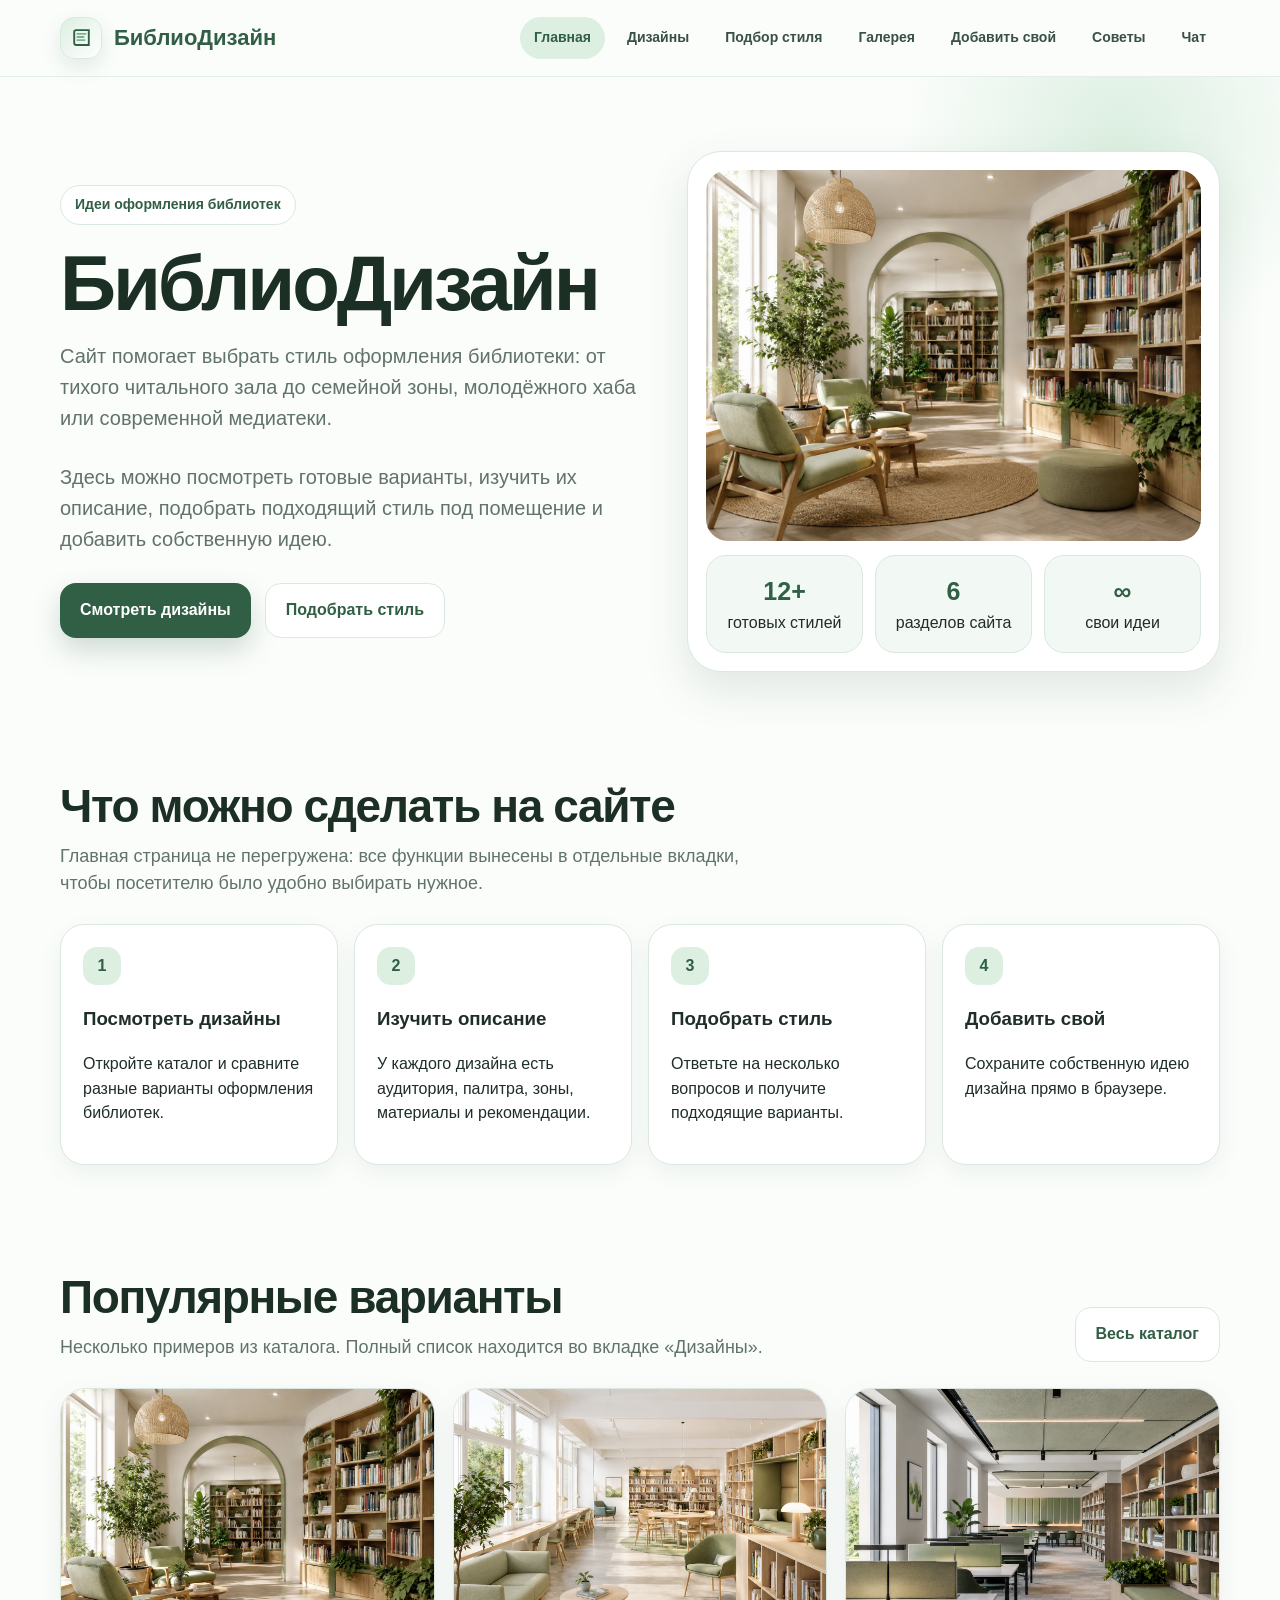
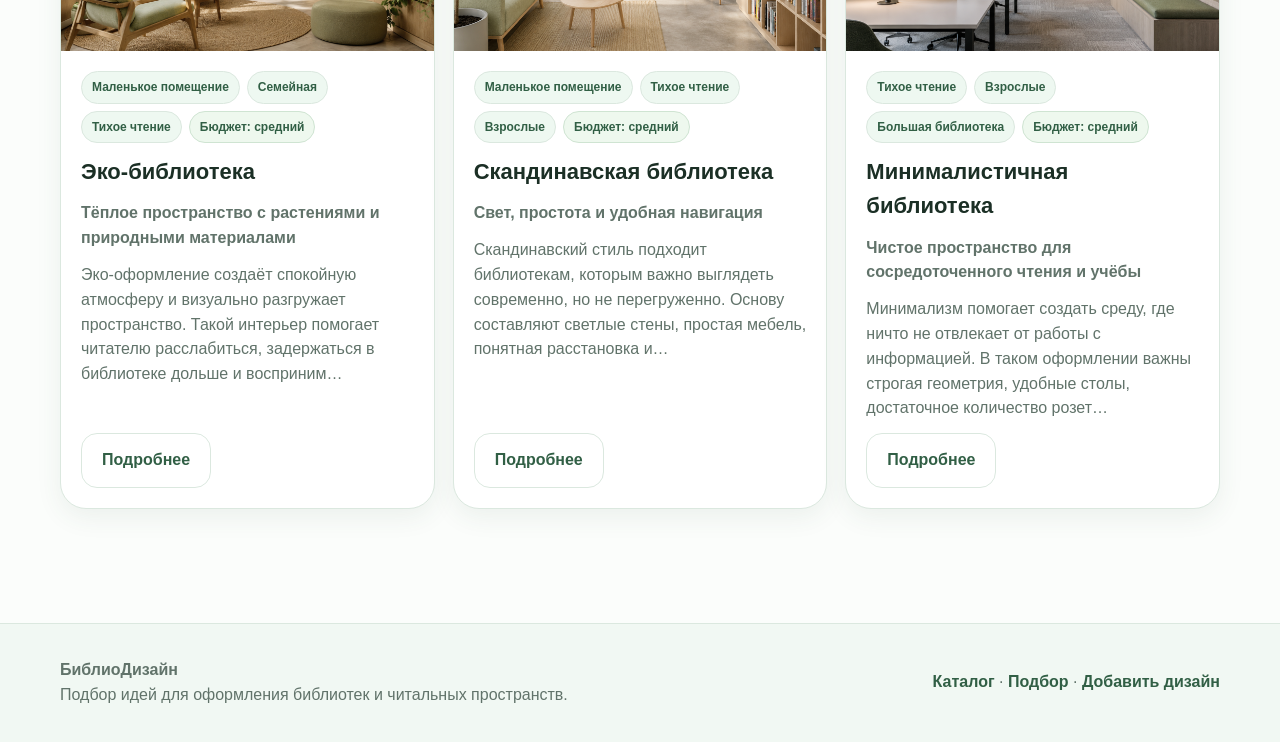
<file: index.html>
<!doctype html><html lang="ru"><head><meta charset="utf-8"><meta name="viewport" content="width=device-width, initial-scale=1"><title>БиблиоДизайн — идеи оформления библиотек</title><meta name="description" content="Сайт для подбора дизайна и оформления библиотечного пространства."><link rel="stylesheet" href="css/styles.css"></head>
<body data-page="home"><header class="topbar">
  <div class="wrapper nav">
    <a class="logo" href="index.html" aria-label="БиблиоДизайн">
      <span class="logo-mark"><svg viewBox="0 0 24 24" fill="none" aria-hidden="true"><path d="M5 5.8c0-1 .8-1.8 1.8-1.8H19v14.2H6.8A1.8 1.8 0 0 1 5 16.4V5.8Z" stroke="#315f45" stroke-width="1.8"/><path d="M8 7.5h8M8 10.5h6M8 13.5h7" stroke="#7fb48b" stroke-width="1.8" stroke-linecap="round"/></svg></span>
      <span>БиблиоДизайн</span>
    </a>
    <button class="mobile-toggle" type="button">Меню</button>
    <nav class="menu" aria-label="Главное меню">
      <a data-nav="home" href="index.html">Главная</a>
      <a data-nav="designs" href="designs.html">Дизайны</a>
      <a data-nav="constructor" href="constructor.html">Подбор стиля</a>
      <a data-nav="gallery" href="gallery.html">Галерея</a>
      <a data-nav="add" href="add.html">Добавить свой</a>
      <a data-nav="guide" href="guide.html">Советы</a>
      <a data-nav="chat" href="chat.html">Чат</a>
    </nav>
  </div>
</header>
<main>
  <section class="hero">
    <div class="wrapper hero-grid">
      <div>
        <span class="eyebrow">Идеи оформления библиотек</span>
        <h1>БиблиоДизайн</h1>
        <p class="lead">Сайт помогает выбрать стиль оформления библиотеки: от тихого читального зала до семейной зоны, молодёжного хаба или современной медиатеки.</p>
        <p class="lead">Здесь можно посмотреть готовые варианты, изучить их описание, подобрать подходящий стиль под помещение и добавить собственную идею.</p>
        <div class="hero-actions">
          <a class="btn" href="designs.html">Смотреть дизайны</a>
          <a class="btn secondary" href="constructor.html">Подобрать стиль</a>
        </div>
      </div>
      <div class="hero-card">
        <img src="images/eco-reading.png" alt="Интерьер современной библиотеки">
        <div class="stats">
          <div class="stat"><strong>12+</strong>готовых стилей</div>
          <div class="stat"><strong>6</strong>разделов сайта</div>
          <div class="stat"><strong>∞</strong>свои идеи</div>
        </div>
      </div>
    </div>
  </section>
  <section class="section">
    <div class="wrapper">
      <div class="section-head"><div><h2>Что можно сделать на сайте</h2><p class="section-text">Главная страница не перегружена: все функции вынесены в отдельные вкладки, чтобы посетителю было удобно выбирать нужное.</p></div></div>
      <div class="steps">
        <div class="step"><div class="step-num">1</div><h3>Посмотреть дизайны</h3><p>Откройте каталог и сравните разные варианты оформления библиотек.</p></div>
        <div class="step"><div class="step-num">2</div><h3>Изучить описание</h3><p>У каждого дизайна есть аудитория, палитра, зоны, материалы и рекомендации.</p></div>
        <div class="step"><div class="step-num">3</div><h3>Подобрать стиль</h3><p>Ответьте на несколько вопросов и получите подходящие варианты.</p></div>
        <div class="step"><div class="step-num">4</div><h3>Добавить свой</h3><p>Сохраните собственную идею дизайна прямо в браузере.</p></div>
      </div>
    </div>
  </section>
  <section class="section">
    <div class="wrapper">
      <div class="section-head"><div><h2>Популярные варианты</h2><p class="section-text">Несколько примеров из каталога. Полный список находится во вкладке «Дизайны».</p></div><a class="btn secondary" href="designs.html">Весь каталог</a></div>
      <div class="cards" id="featuredGrid"></div>
    </div>
  </section>
</main><footer class="footer"><div class="wrapper footer-grid"><div><b>БиблиоДизайн</b><br>Подбор идей для оформления библиотек и читальных пространств.</div><div><a href="designs.html">Каталог</a> · <a href="constructor.html">Подбор</a> · <a href="add.html">Добавить дизайн</a></div></div></footer><div class="toast"></div><script src="js/data.js"></script><script src="js/app.js"></script></body></html>
</file>
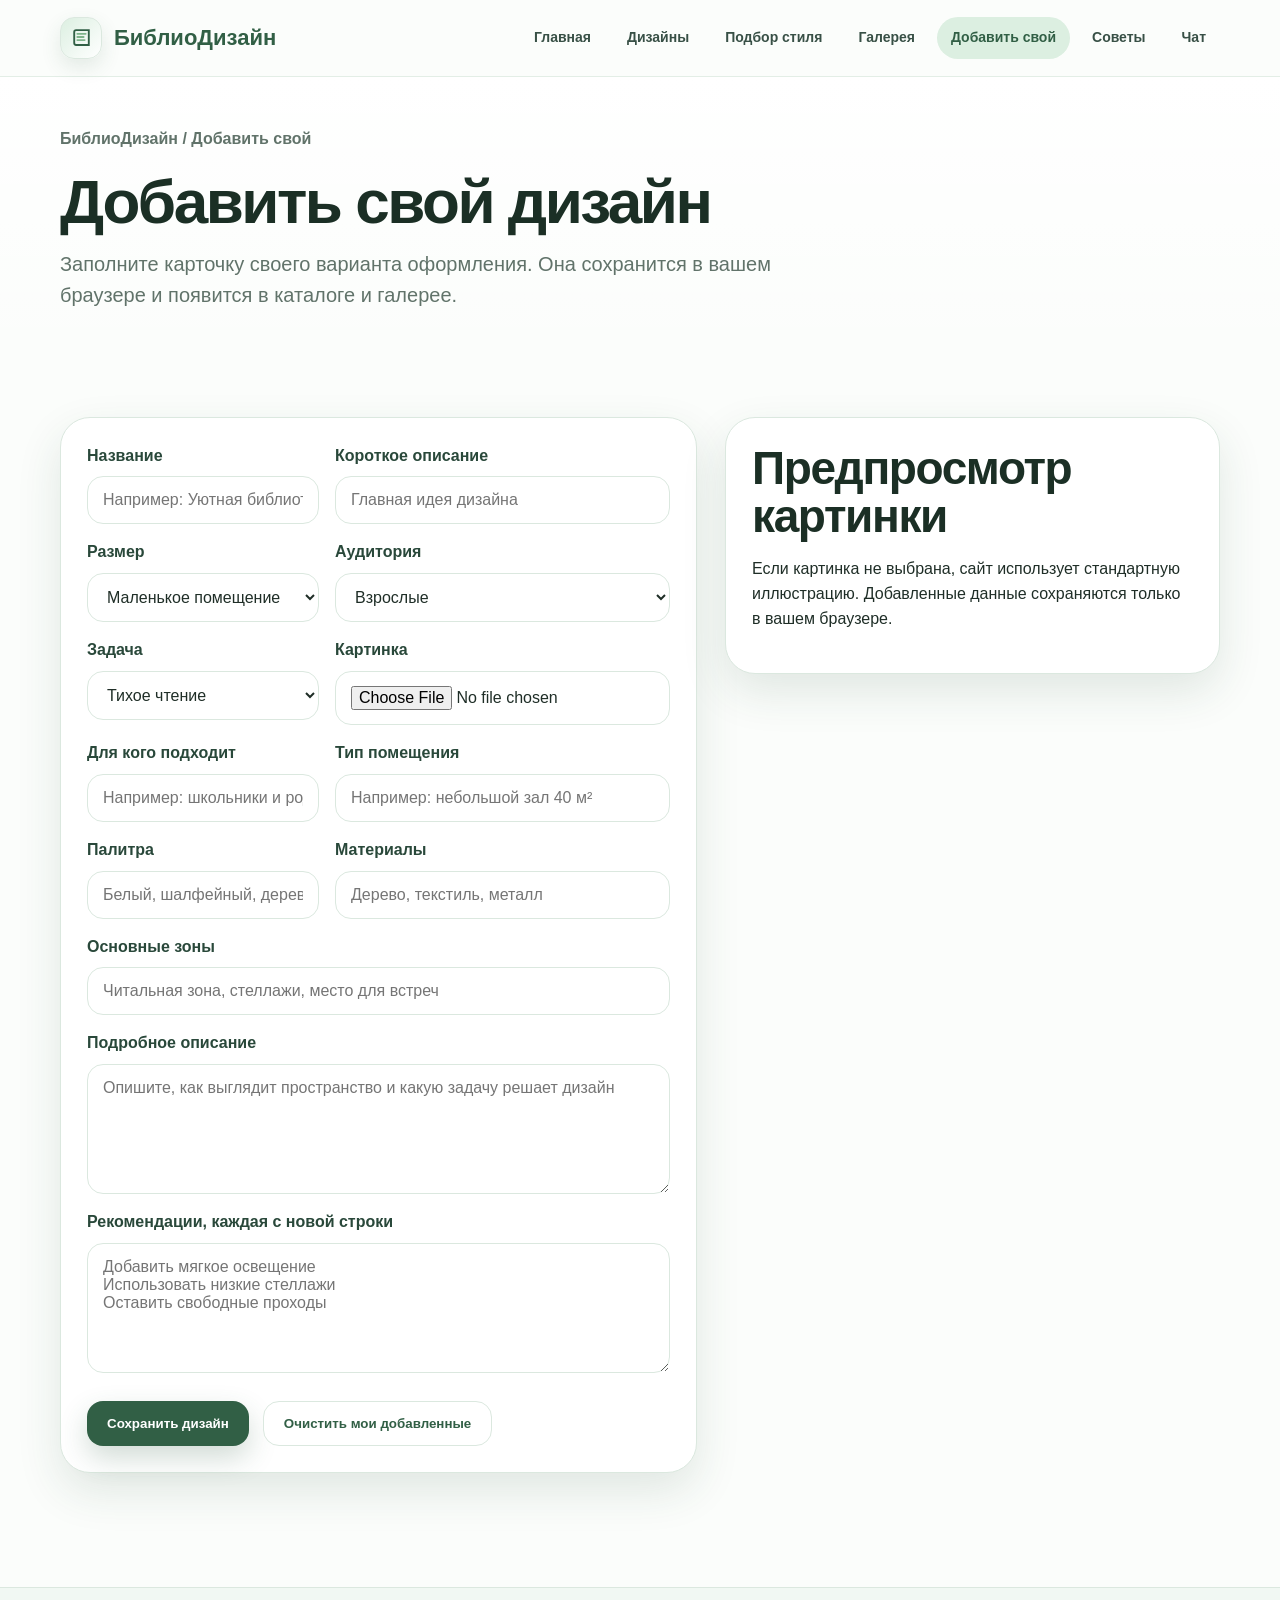
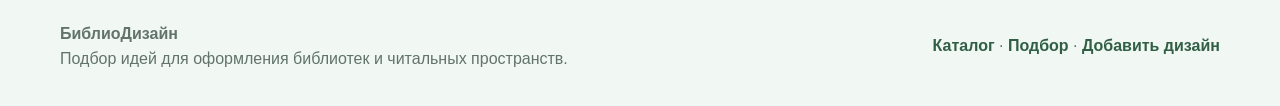
<file: add.html>
<!doctype html><html lang="ru"><head><meta charset="utf-8"><meta name="viewport" content="width=device-width, initial-scale=1"><title>Добавить свой дизайн — БиблиоДизайн</title><meta name="description" content="Форма добавления собственного варианта дизайна библиотеки."><link rel="stylesheet" href="css/styles.css"></head>
<body data-page="add"><header class="topbar">
  <div class="wrapper nav">
    <a class="logo" href="index.html" aria-label="БиблиоДизайн">
      <span class="logo-mark"><svg viewBox="0 0 24 24" fill="none" aria-hidden="true"><path d="M5 5.8c0-1 .8-1.8 1.8-1.8H19v14.2H6.8A1.8 1.8 0 0 1 5 16.4V5.8Z" stroke="#315f45" stroke-width="1.8"/><path d="M8 7.5h8M8 10.5h6M8 13.5h7" stroke="#7fb48b" stroke-width="1.8" stroke-linecap="round"/></svg></span>
      <span>БиблиоДизайн</span>
    </a>
    <button class="mobile-toggle" type="button">Меню</button>
    <nav class="menu" aria-label="Главное меню">
      <a data-nav="home" href="index.html">Главная</a>
      <a data-nav="designs" href="designs.html">Дизайны</a>
      <a data-nav="constructor" href="constructor.html">Подбор стиля</a>
      <a data-nav="gallery" href="gallery.html">Галерея</a>
      <a data-nav="add" href="add.html">Добавить свой</a>
      <a data-nav="guide" href="guide.html">Советы</a>
      <a data-nav="chat" href="chat.html">Чат</a>
    </nav>
  </div>
</header>
<main>
  <section class="page-title"><div class="wrapper"><div class="breadcrumb">БиблиоДизайн / Добавить свой</div><h1>Добавить свой дизайн</h1><p class="lead">Заполните карточку своего варианта оформления. Она сохранится в вашем браузере и появится в каталоге и галерее.</p></div></section>
  <section class="section"><div class="wrapper detail-grid">
    <form class="form-card" id="addDesignForm">
      <div class="form-grid">
        <div class="form-field"><label>Название</label><input name="title" required placeholder="Например: Уютная библиотека у окна"></div>
        <div class="form-field"><label>Короткое описание</label><input name="tagline" placeholder="Главная идея дизайна"></div>
        <div class="form-field"><label>Размер</label><select name="space"><option value="small">Маленькое помещение</option><option value="large">Большая библиотека</option></select></div>
        <div class="form-field"><label>Аудитория</label><select name="audience"><option value="adult">Взрослые</option><option value="kids">Дети</option><option value="family">Семьи</option><option value="youth">Молодёжь</option></select></div>
        <div class="form-field"><label>Задача</label><select name="task"><option value="quiet">Тихое чтение</option><option value="events">Мероприятия</option><option value="family">Семейный досуг</option><option value="youth">Общение и проекты</option></select></div>
        <div class="form-field"><label>Картинка</label><input id="imageFile" type="file" accept="image/*"></div>
        <div class="form-field"><label>Для кого подходит</label><input name="audienceText" placeholder="Например: школьники и родители"></div>
        <div class="form-field"><label>Тип помещения</label><input name="spaceText" placeholder="Например: небольшой зал 40 м²"></div>
        <div class="form-field"><label>Палитра</label><input name="palette" placeholder="Белый, шалфейный, дерево"></div>
        <div class="form-field"><label>Материалы</label><input name="materials" placeholder="Дерево, текстиль, металл"></div>
        <div class="form-field full"><label>Основные зоны</label><input name="zones" placeholder="Читальная зона, стеллажи, место для встреч"></div>
        <div class="form-field full"><label>Подробное описание</label><textarea name="description" required placeholder="Опишите, как выглядит пространство и какую задачу решает дизайн"></textarea></div>
        <div class="form-field full"><label>Рекомендации, каждая с новой строки</label><textarea name="tips" placeholder="Добавить мягкое освещение&#10;Использовать низкие стеллажи&#10;Оставить свободные проходы"></textarea></div>
      </div>
      <div class="hero-actions"><button class="btn" type="submit">Сохранить дизайн</button><button class="btn secondary" type="button" id="clearCustom">Очистить мои добавленные</button></div>
    </form>
    <div class="detail-panel"><h2>Предпросмотр картинки</h2><p>Если картинка не выбрана, сайт использует стандартную иллюстрацию. Добавленные данные сохраняются только в вашем браузере.</p><img id="imagePreview" alt="Предпросмотр" style="display:none;border-radius:20px;margin-top:16px"></div>
  </div></section>
</main><footer class="footer"><div class="wrapper footer-grid"><div><b>БиблиоДизайн</b><br>Подбор идей для оформления библиотек и читальных пространств.</div><div><a href="designs.html">Каталог</a> · <a href="constructor.html">Подбор</a> · <a href="add.html">Добавить дизайн</a></div></div></footer><div class="toast"></div><script src="js/data.js"></script><script src="js/app.js"></script></body></html>
</file>
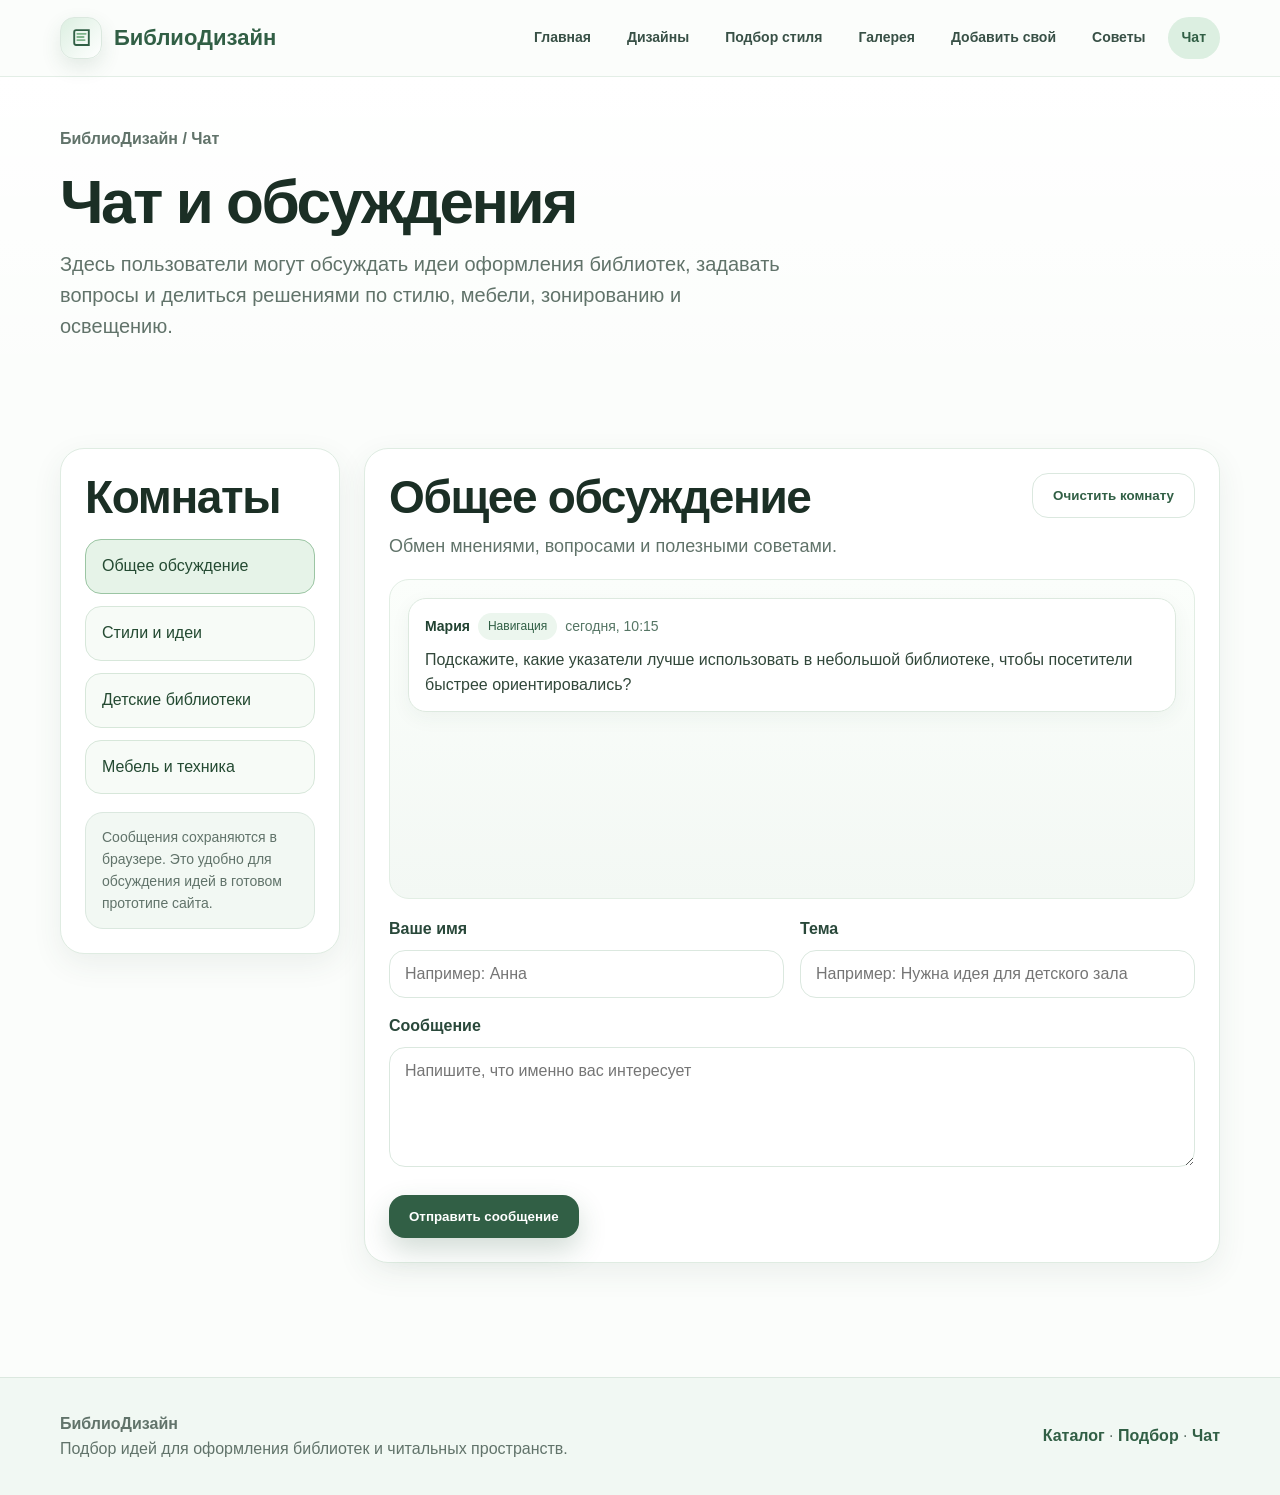
<file: chat.html>
<!doctype html><html lang="ru"><head><meta charset="utf-8"><meta name="viewport" content="width=device-width, initial-scale=1"><title>Чат — БиблиоДизайн</title><meta name="description" content="Обсуждение идей оформления библиотек и обмен вопросами."><link rel="stylesheet" href="css/styles.css"></head>
<body data-page="chat"><header class="topbar">
  <div class="wrapper nav">
    <a class="logo" href="index.html" aria-label="БиблиоДизайн">
      <span class="logo-mark"><svg viewBox="0 0 24 24" fill="none" aria-hidden="true"><path d="M5 5.8c0-1 .8-1.8 1.8-1.8H19v14.2H6.8A1.8 1.8 0 0 1 5 16.4V5.8Z" stroke="#315f45" stroke-width="1.8"/><path d="M8 7.5h8M8 10.5h6M8 13.5h7" stroke="#7fb48b" stroke-width="1.8" stroke-linecap="round"/></svg></span>
      <span>БиблиоДизайн</span>
    </a>
    <button class="mobile-toggle" type="button">Меню</button>
    <nav class="menu" aria-label="Главное меню">
      <a data-nav="home" href="index.html">Главная</a>
      <a data-nav="designs" href="designs.html">Дизайны</a>
      <a data-nav="constructor" href="constructor.html">Подбор стиля</a>
      <a data-nav="gallery" href="gallery.html">Галерея</a>
      <a data-nav="add" href="add.html">Добавить свой</a>
      <a data-nav="guide" href="guide.html">Советы</a>
      <a data-nav="chat" href="chat.html">Чат</a>
    </nav>
  </div>
</header>
<main>
  <section class="page-title"><div class="wrapper"><div class="breadcrumb">БиблиоДизайн / Чат</div><h1>Чат и обсуждения</h1><p class="lead">Здесь пользователи могут обсуждать идеи оформления библиотек, задавать вопросы и делиться решениями по стилю, мебели, зонированию и освещению.</p></div></section>
  <section class="section"><div class="wrapper chat-layout">
    <aside class="chat-sidebar">
      <h2>Комнаты</h2>
      <div class="room-list" id="roomList">
        <button class="room-btn active" data-room="general">Общее обсуждение</button>
        <button class="room-btn" data-room="styles">Стили и идеи</button>
        <button class="room-btn" data-room="kids">Детские библиотеки</button>
        <button class="room-btn" data-room="tech">Мебель и техника</button>
      </div>
      <div class="note">Сообщения сохраняются в браузере. Это удобно для обсуждения идей в готовом прототипе сайта.</div>
    </aside>
    <div class="chat-panel">
      <div class="chat-toolbar">
        <div>
          <h2 id="chatRoomTitle">Общее обсуждение</h2>
          <p class="section-text">Обмен мнениями, вопросами и полезными советами.</p>
        </div>
        <button class="btn secondary" type="button" id="clearChat">Очистить комнату</button>
      </div>
      <div class="chat-box" id="chatMessages"></div>
      <form class="chat-form" id="chatForm">
        <div class="form-grid">
          <div class="form-field"><label>Ваше имя</label><input type="text" name="author" placeholder="Например: Анна" required></div>
          <div class="form-field"><label>Тема</label><input type="text" name="topic" placeholder="Например: Нужна идея для детского зала"></div>
          <div class="form-field full"><label>Сообщение</label><textarea name="message" placeholder="Напишите, что именно вас интересует" required></textarea></div>
        </div>
        <div class="hero-actions"><button class="btn" type="submit">Отправить сообщение</button></div>
      </form>
    </div>
  </div></section>
</main><footer class="footer"><div class="wrapper footer-grid"><div><b>БиблиоДизайн</b><br>Подбор идей для оформления библиотек и читальных пространств.</div><div><a href="designs.html">Каталог</a> · <a href="constructor.html">Подбор</a> · <a href="chat.html">Чат</a></div></div></footer><div class="toast"></div><script src="js/data.js"></script><script src="js/app.js"></script></body></html>
</file>
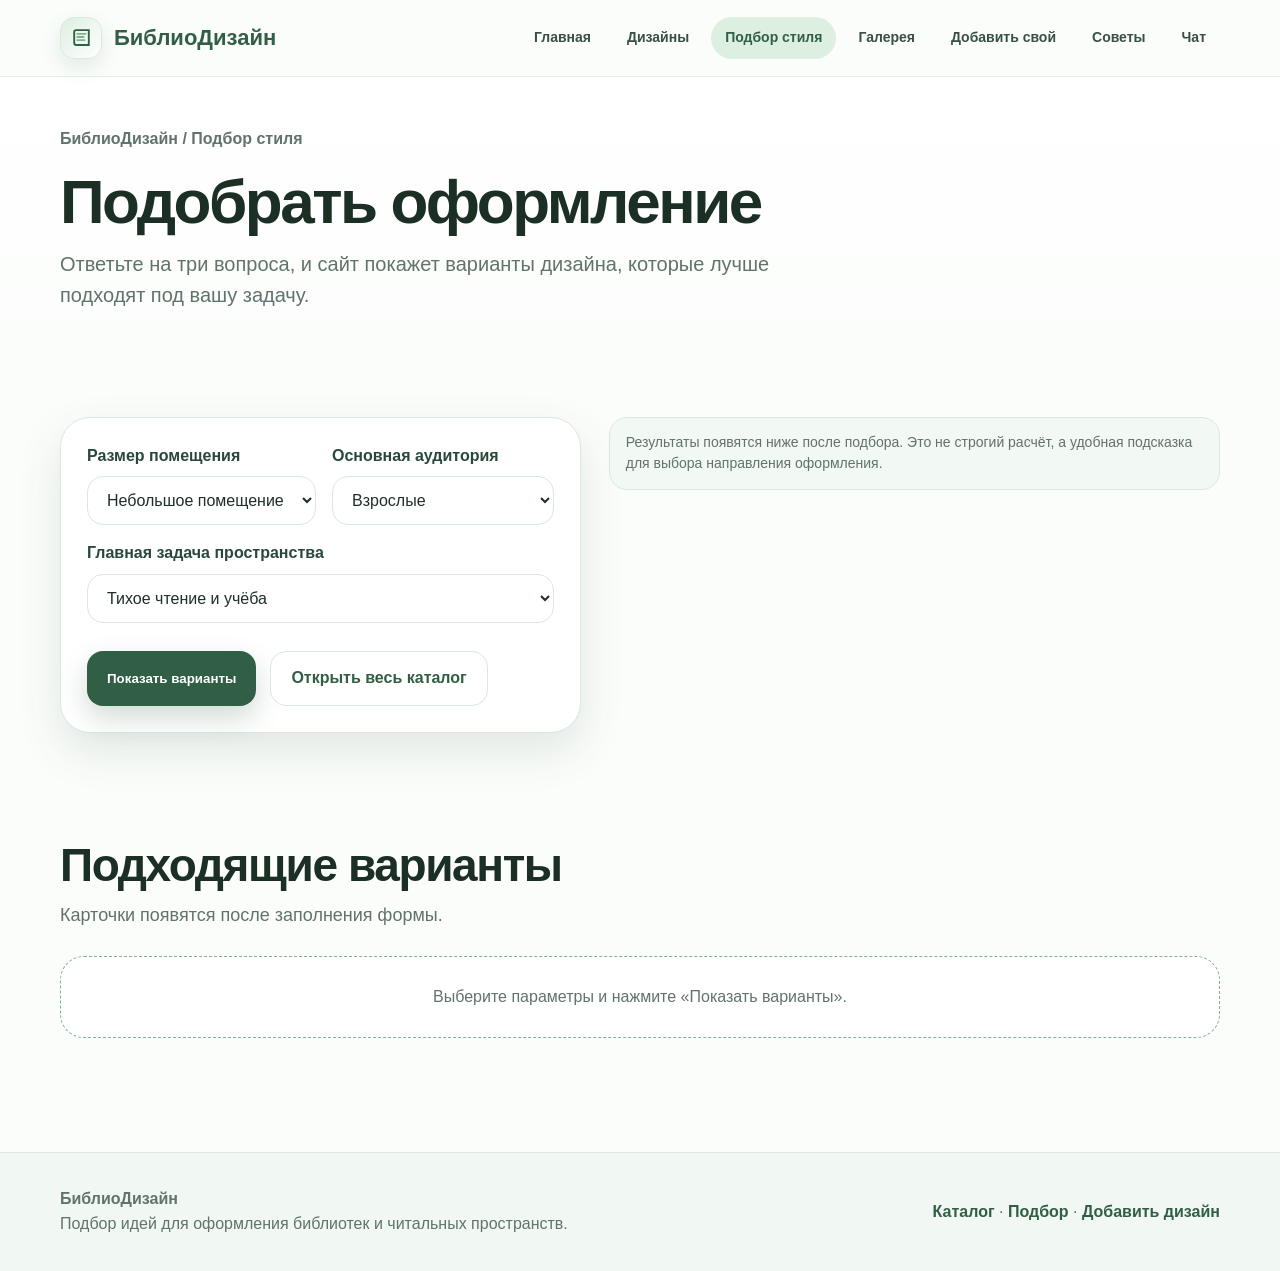
<file: constructor.html>
<!doctype html><html lang="ru"><head><meta charset="utf-8"><meta name="viewport" content="width=device-width, initial-scale=1"><title>Подбор стиля — БиблиоДизайн</title><meta name="description" content="Подбор подходящего оформления библиотеки по параметрам."><link rel="stylesheet" href="css/styles.css"></head>
<body data-page="constructor"><header class="topbar">
  <div class="wrapper nav">
    <a class="logo" href="index.html" aria-label="БиблиоДизайн">
      <span class="logo-mark"><svg viewBox="0 0 24 24" fill="none" aria-hidden="true"><path d="M5 5.8c0-1 .8-1.8 1.8-1.8H19v14.2H6.8A1.8 1.8 0 0 1 5 16.4V5.8Z" stroke="#315f45" stroke-width="1.8"/><path d="M8 7.5h8M8 10.5h6M8 13.5h7" stroke="#7fb48b" stroke-width="1.8" stroke-linecap="round"/></svg></span>
      <span>БиблиоДизайн</span>
    </a>
    <button class="mobile-toggle" type="button">Меню</button>
    <nav class="menu" aria-label="Главное меню">
      <a data-nav="home" href="index.html">Главная</a>
      <a data-nav="designs" href="designs.html">Дизайны</a>
      <a data-nav="constructor" href="constructor.html">Подбор стиля</a>
      <a data-nav="gallery" href="gallery.html">Галерея</a>
      <a data-nav="add" href="add.html">Добавить свой</a>
      <a data-nav="guide" href="guide.html">Советы</a>
      <a data-nav="chat" href="chat.html">Чат</a>
    </nav>
  </div>
</header>
<main>
  <section class="page-title"><div class="wrapper"><div class="breadcrumb">БиблиоДизайн / Подбор стиля</div><h1>Подобрать оформление</h1><p class="lead">Ответьте на три вопроса, и сайт покажет варианты дизайна, которые лучше подходят под вашу задачу.</p></div></section>
  <section class="section"><div class="wrapper detail-grid">
    <form class="form-card" id="pickForm">
      <div class="form-grid">
        <div class="form-field"><label for="space">Размер помещения</label><select id="space" name="space"><option value="small">Небольшое помещение</option><option value="large">Большой зал</option></select></div>
        <div class="form-field"><label for="audience">Основная аудитория</label><select id="audience" name="audience"><option value="adult">Взрослые</option><option value="kids">Дети</option><option value="family">Семьи</option><option value="youth">Молодёжь</option></select></div>
        <div class="form-field full"><label for="task">Главная задача пространства</label><select id="task" name="task"><option value="quiet">Тихое чтение и учёба</option><option value="events">Мероприятия и встречи</option><option value="family">Семейный досуг</option><option value="youth">Проекты и общение</option></select></div>
      </div>
      <div class="hero-actions"><button class="btn" type="submit">Показать варианты</button><a class="btn secondary" href="designs.html">Открыть весь каталог</a></div>
    </form>
    <div><div class="note">Результаты появятся ниже после подбора. Это не строгий расчёт, а удобная подсказка для выбора направления оформления.</div></div>
  </div></section>
  <section class="section"><div class="wrapper"><div class="section-head"><div><h2>Подходящие варианты</h2><p class="section-text">Карточки появятся после заполнения формы.</p></div></div><div class="cards" id="pickResult"><div class="empty">Выберите параметры и нажмите «Показать варианты».</div></div></div></section>
</main><footer class="footer"><div class="wrapper footer-grid"><div><b>БиблиоДизайн</b><br>Подбор идей для оформления библиотек и читальных пространств.</div><div><a href="designs.html">Каталог</a> · <a href="constructor.html">Подбор</a> · <a href="add.html">Добавить дизайн</a></div></div></footer><div class="toast"></div><script src="js/data.js"></script><script src="js/app.js"></script></body></html>
</file>
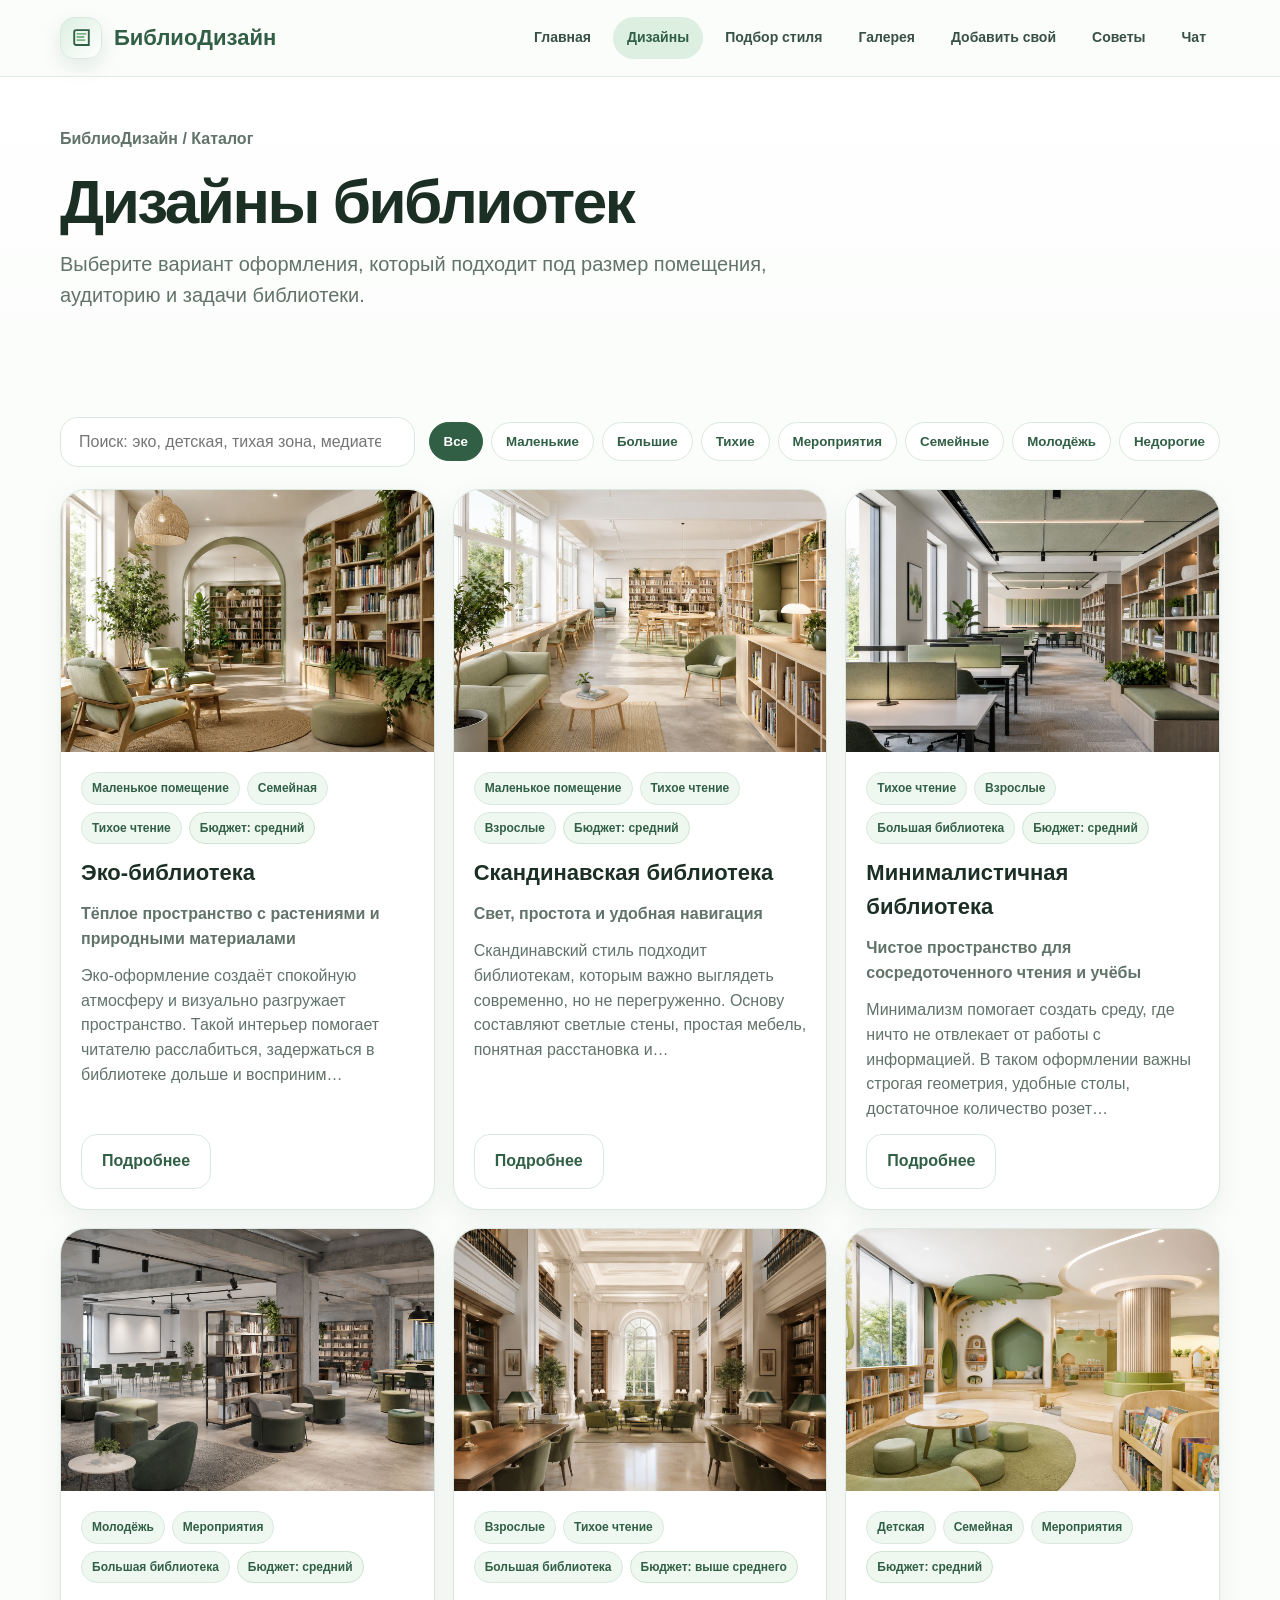
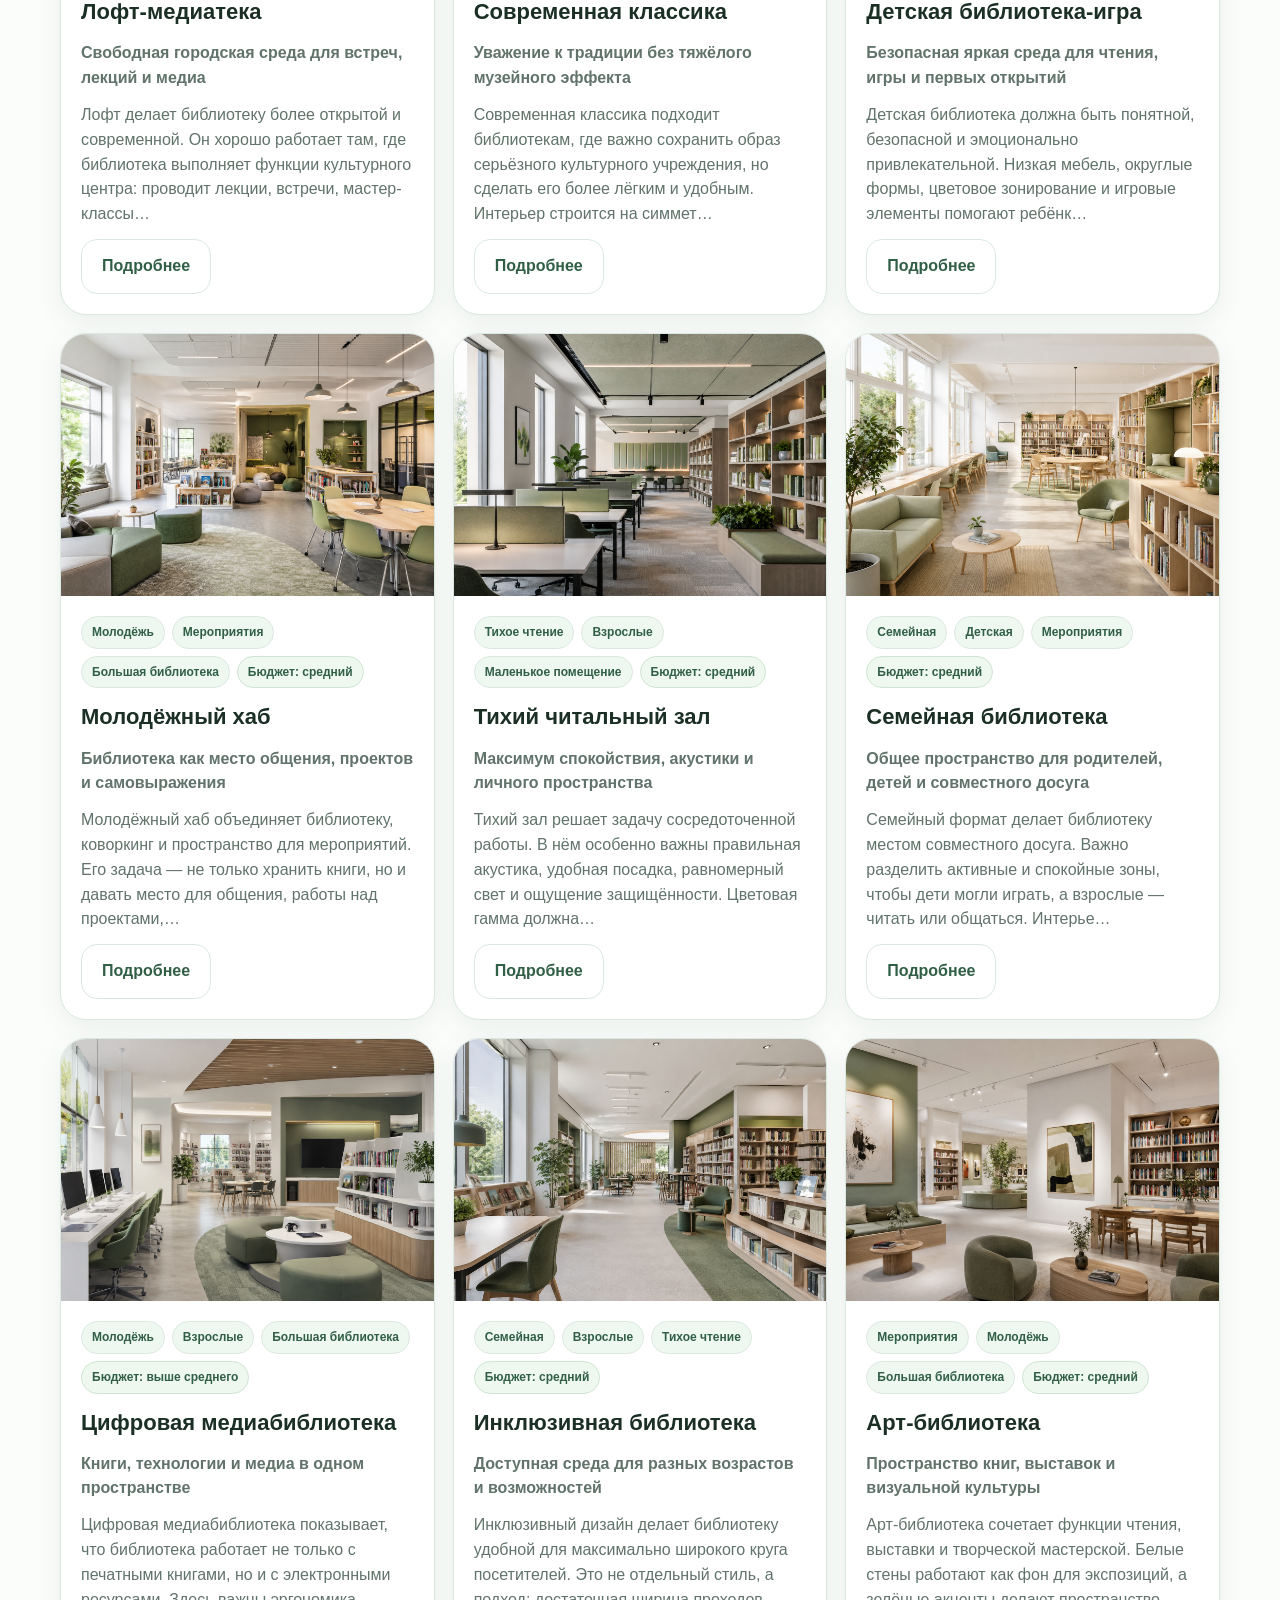
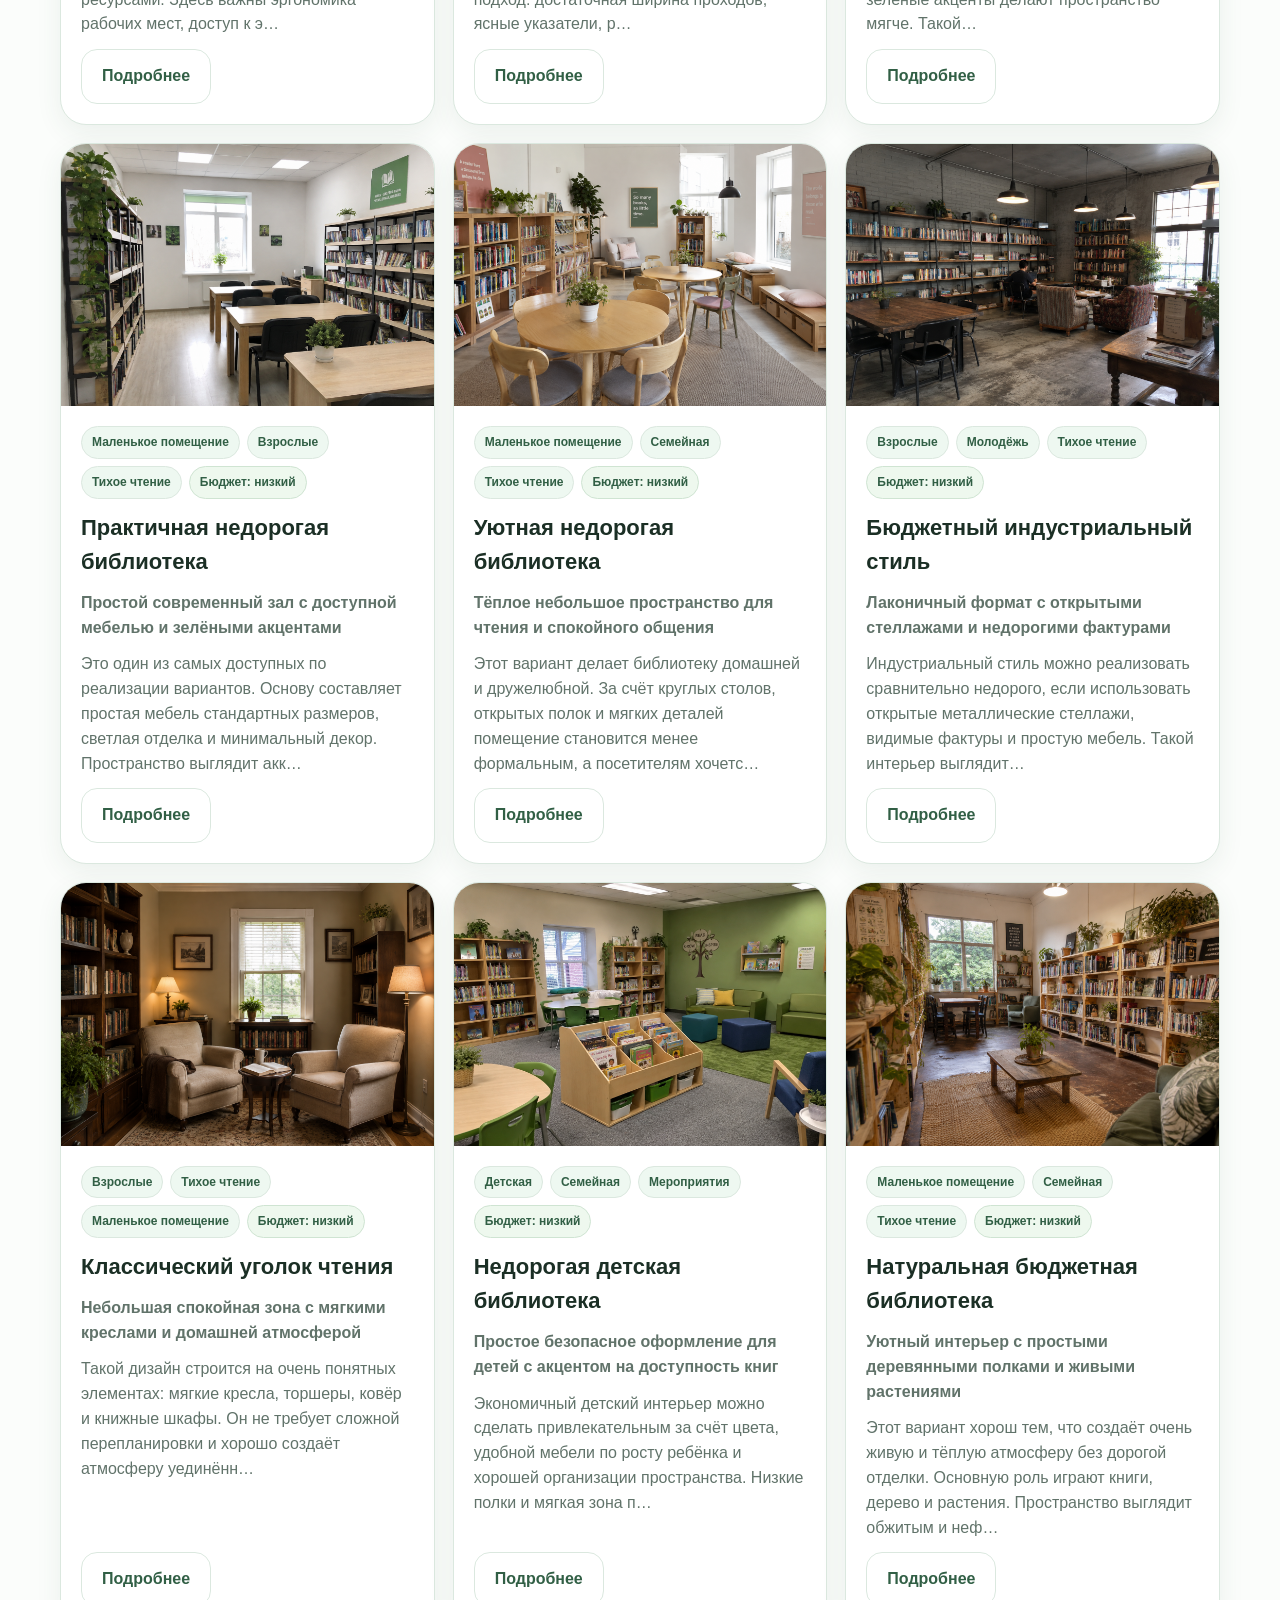
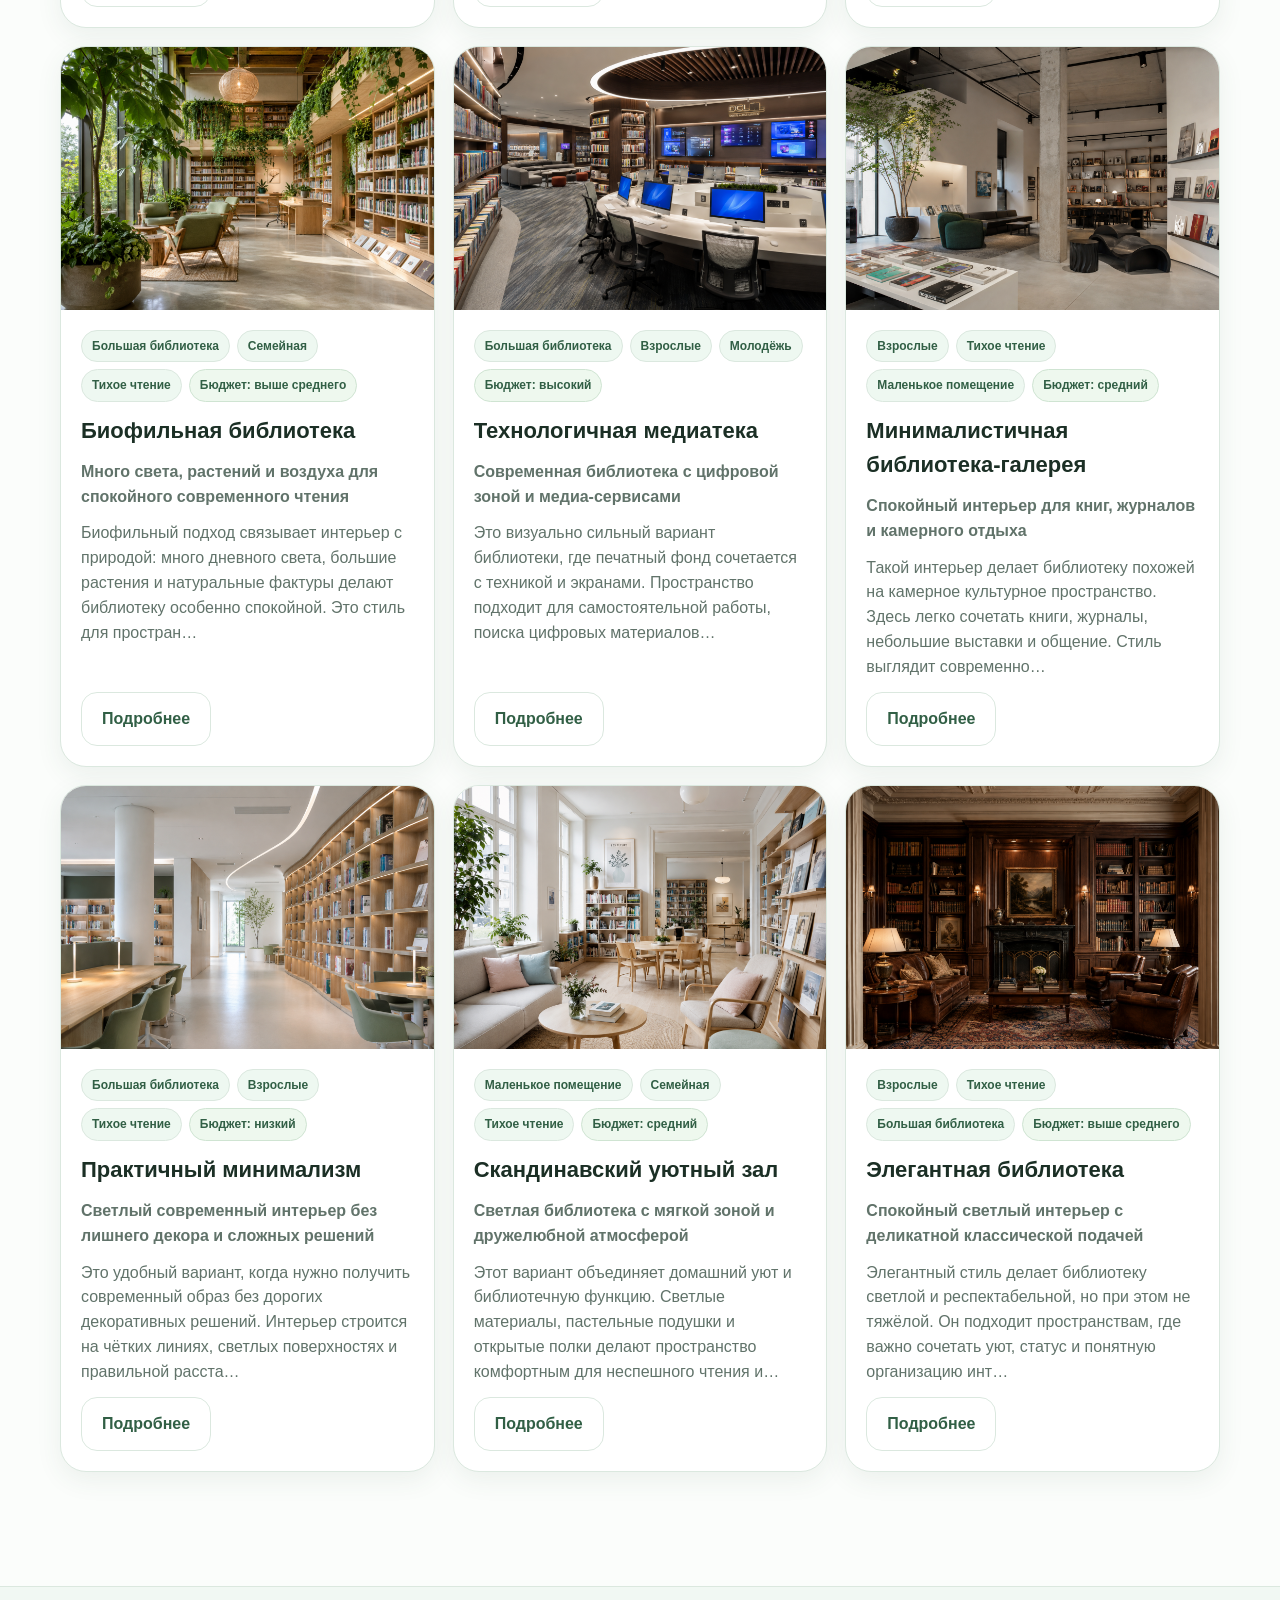
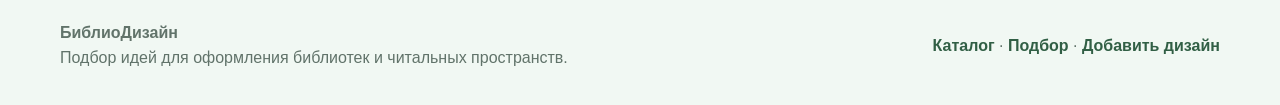
<file: designs.html>
<!doctype html><html lang="ru"><head><meta charset="utf-8"><meta name="viewport" content="width=device-width, initial-scale=1"><title>Дизайны библиотек — БиблиоДизайн</title><meta name="description" content="Каталог дизайнов и оформлений библиотек с описаниями."><link rel="stylesheet" href="css/styles.css"></head>
<body data-page="designs"><header class="topbar">
  <div class="wrapper nav">
    <a class="logo" href="index.html" aria-label="БиблиоДизайн">
      <span class="logo-mark"><svg viewBox="0 0 24 24" fill="none" aria-hidden="true"><path d="M5 5.8c0-1 .8-1.8 1.8-1.8H19v14.2H6.8A1.8 1.8 0 0 1 5 16.4V5.8Z" stroke="#315f45" stroke-width="1.8"/><path d="M8 7.5h8M8 10.5h6M8 13.5h7" stroke="#7fb48b" stroke-width="1.8" stroke-linecap="round"/></svg></span>
      <span>БиблиоДизайн</span>
    </a>
    <button class="mobile-toggle" type="button">Меню</button>
    <nav class="menu" aria-label="Главное меню">
      <a data-nav="home" href="index.html">Главная</a>
      <a data-nav="designs" href="designs.html">Дизайны</a>
      <a data-nav="constructor" href="constructor.html">Подбор стиля</a>
      <a data-nav="gallery" href="gallery.html">Галерея</a>
      <a data-nav="add" href="add.html">Добавить свой</a>
      <a data-nav="guide" href="guide.html">Советы</a>
      <a data-nav="chat" href="chat.html">Чат</a>
    </nav>
  </div>
</header>
<main>
  <section class="page-title"><div class="wrapper"><div class="breadcrumb">БиблиоДизайн / Каталог</div><h1>Дизайны библиотек</h1><p class="lead">Выберите вариант оформления, который подходит под размер помещения, аудиторию и задачи библиотеки.</p></div></section>
  <section class="section"><div class="wrapper">
    <div class="filters">
      <input class="search" id="searchInput" type="search" placeholder="Поиск: эко, детская, тихая зона, медиатека...">
      <div class="filter-buttons">
        <button class="filter-btn active" data-filter="all">Все</button>
        <button class="filter-btn" data-filter="small">Маленькие</button>
        <button class="filter-btn" data-filter="large">Большие</button>
        <button class="filter-btn" data-filter="quiet">Тихие</button>
        <button class="filter-btn" data-filter="events">Мероприятия</button>
        <button class="filter-btn" data-filter="family">Семейные</button>
        <button class="filter-btn" data-filter="youth">Молодёжь</button>
        <button class="filter-btn" data-filter="lowcost">Недорогие</button>
      </div>
    </div>
    <div class="cards" id="designGrid"></div>
    <div class="empty" id="emptyCatalog" style="display:none">По вашему запросу ничего не найдено. Попробуйте другой фильтр или добавьте свой дизайн.</div>
  </div></section>
</main><footer class="footer"><div class="wrapper footer-grid"><div><b>БиблиоДизайн</b><br>Подбор идей для оформления библиотек и читальных пространств.</div><div><a href="designs.html">Каталог</a> · <a href="constructor.html">Подбор</a> · <a href="add.html">Добавить дизайн</a></div></div></footer><div class="toast"></div><script src="js/data.js"></script><script src="js/app.js"></script></body></html>
</file>
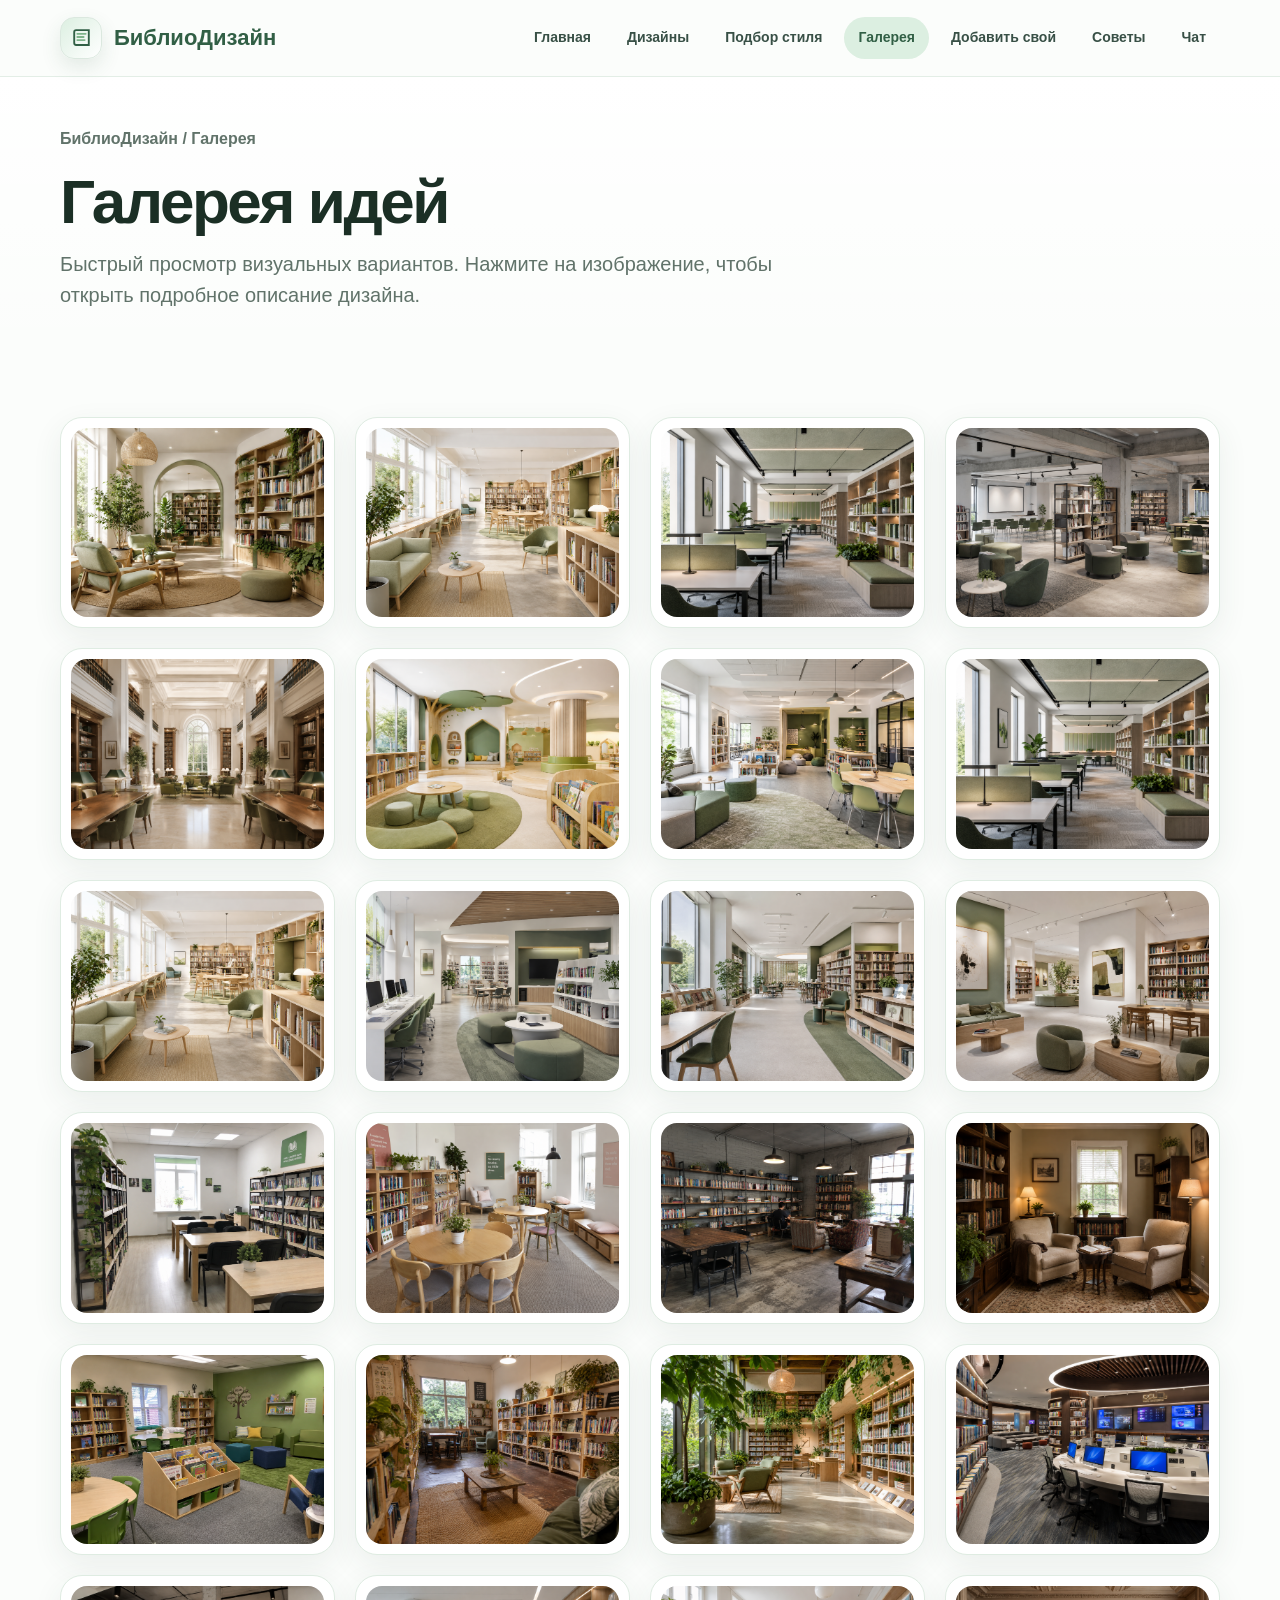
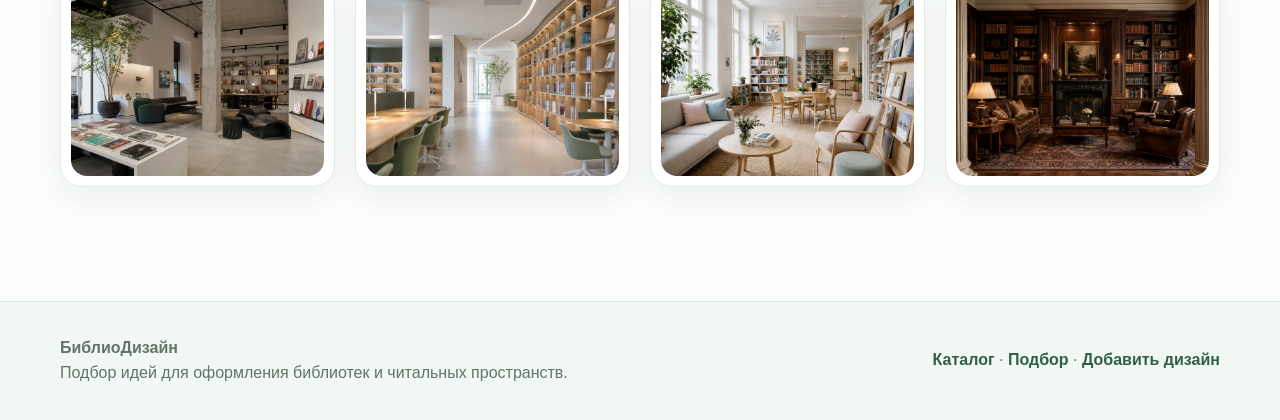
<file: gallery.html>
<!doctype html><html lang="ru"><head><meta charset="utf-8"><meta name="viewport" content="width=device-width, initial-scale=1"><title>Галерея — БиблиоДизайн</title><meta name="description" content="Галерея визуальных идей оформления библиотек."><link rel="stylesheet" href="css/styles.css"></head>
<body data-page="gallery"><header class="topbar">
  <div class="wrapper nav">
    <a class="logo" href="index.html" aria-label="БиблиоДизайн">
      <span class="logo-mark"><svg viewBox="0 0 24 24" fill="none" aria-hidden="true"><path d="M5 5.8c0-1 .8-1.8 1.8-1.8H19v14.2H6.8A1.8 1.8 0 0 1 5 16.4V5.8Z" stroke="#315f45" stroke-width="1.8"/><path d="M8 7.5h8M8 10.5h6M8 13.5h7" stroke="#7fb48b" stroke-width="1.8" stroke-linecap="round"/></svg></span>
      <span>БиблиоДизайн</span>
    </a>
    <button class="mobile-toggle" type="button">Меню</button>
    <nav class="menu" aria-label="Главное меню">
      <a data-nav="home" href="index.html">Главная</a>
      <a data-nav="designs" href="designs.html">Дизайны</a>
      <a data-nav="constructor" href="constructor.html">Подбор стиля</a>
      <a data-nav="gallery" href="gallery.html">Галерея</a>
      <a data-nav="add" href="add.html">Добавить свой</a>
      <a data-nav="guide" href="guide.html">Советы</a>
      <a data-nav="chat" href="chat.html">Чат</a>
    </nav>
  </div>
</header>
<main>
  <section class="page-title"><div class="wrapper"><div class="breadcrumb">БиблиоДизайн / Галерея</div><h1>Галерея идей</h1><p class="lead">Быстрый просмотр визуальных вариантов. Нажмите на изображение, чтобы открыть подробное описание дизайна.</p></div></section>
  <section class="section"><div class="wrapper"><div class="gallery" id="galleryGrid"></div></div></section>
</main><footer class="footer"><div class="wrapper footer-grid"><div><b>БиблиоДизайн</b><br>Подбор идей для оформления библиотек и читальных пространств.</div><div><a href="designs.html">Каталог</a> · <a href="constructor.html">Подбор</a> · <a href="add.html">Добавить дизайн</a></div></div></footer><div class="toast"></div><script src="js/data.js"></script><script src="js/app.js"></script></body></html>
</file>
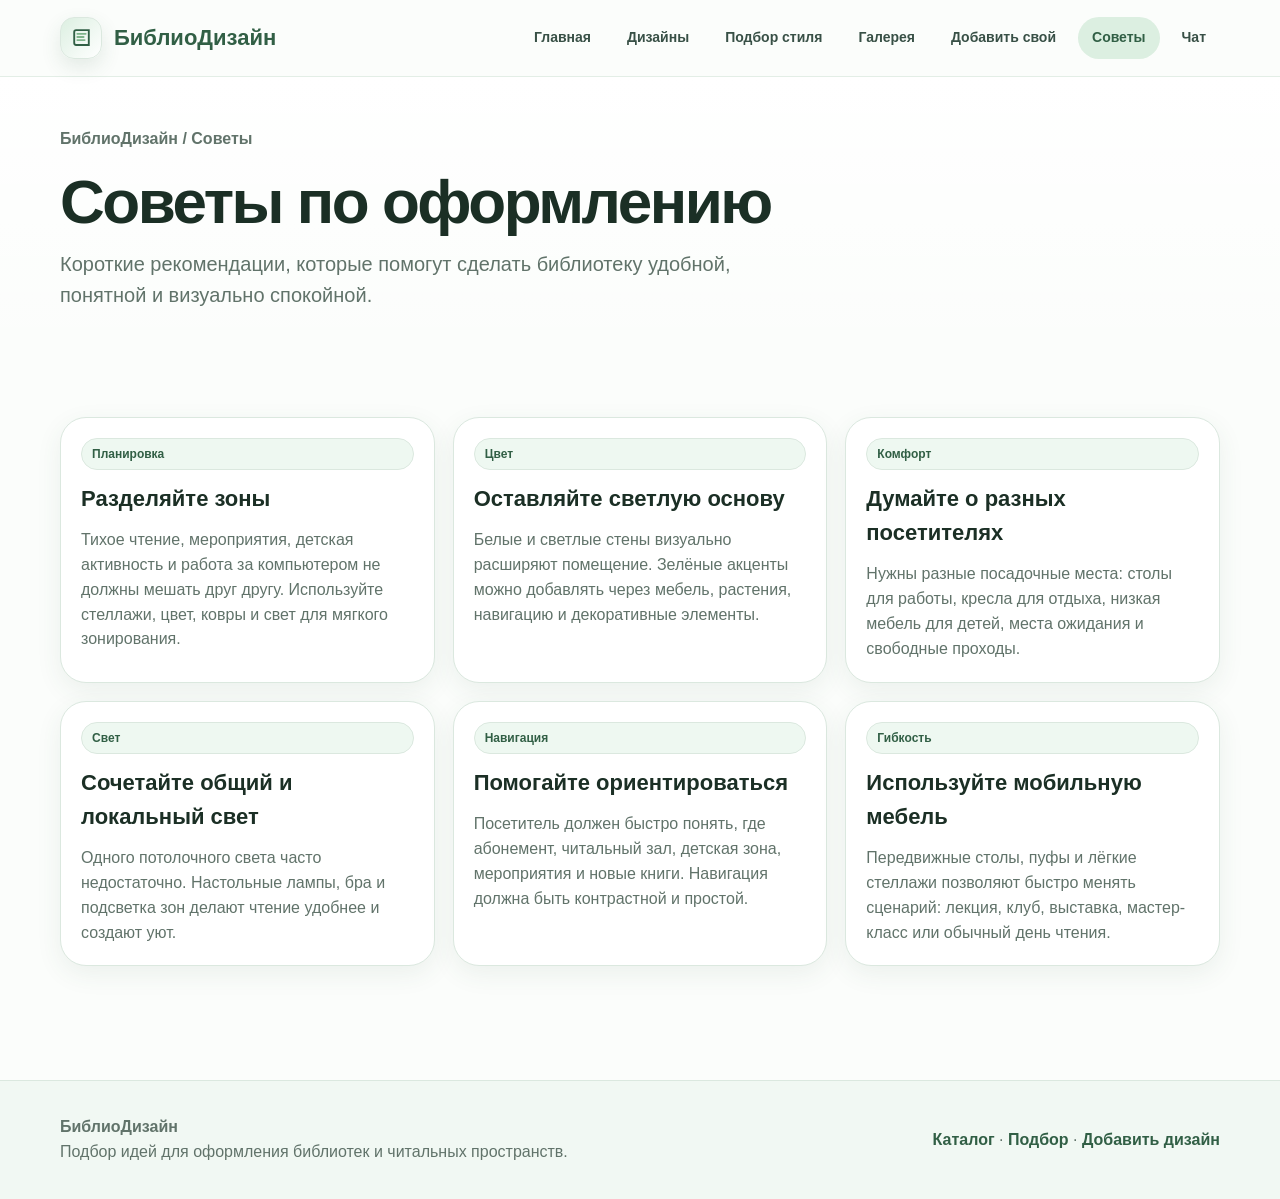
<file: guide.html>
<!doctype html><html lang="ru"><head><meta charset="utf-8"><meta name="viewport" content="width=device-width, initial-scale=1"><title>Советы по оформлению — БиблиоДизайн</title><meta name="description" content="Практические советы по оформлению библиотечного пространства."><link rel="stylesheet" href="css/styles.css"></head>
<body data-page="guide"><header class="topbar">
  <div class="wrapper nav">
    <a class="logo" href="index.html" aria-label="БиблиоДизайн">
      <span class="logo-mark"><svg viewBox="0 0 24 24" fill="none" aria-hidden="true"><path d="M5 5.8c0-1 .8-1.8 1.8-1.8H19v14.2H6.8A1.8 1.8 0 0 1 5 16.4V5.8Z" stroke="#315f45" stroke-width="1.8"/><path d="M8 7.5h8M8 10.5h6M8 13.5h7" stroke="#7fb48b" stroke-width="1.8" stroke-linecap="round"/></svg></span>
      <span>БиблиоДизайн</span>
    </a>
    <button class="mobile-toggle" type="button">Меню</button>
    <nav class="menu" aria-label="Главное меню">
      <a data-nav="home" href="index.html">Главная</a>
      <a data-nav="designs" href="designs.html">Дизайны</a>
      <a data-nav="constructor" href="constructor.html">Подбор стиля</a>
      <a data-nav="gallery" href="gallery.html">Галерея</a>
      <a data-nav="add" href="add.html">Добавить свой</a>
      <a data-nav="guide" href="guide.html">Советы</a>
      <a data-nav="chat" href="chat.html">Чат</a>
    </nav>
  </div>
</header>
<main>
  <section class="page-title"><div class="wrapper"><div class="breadcrumb">БиблиоДизайн / Советы</div><h1>Советы по оформлению</h1><p class="lead">Короткие рекомендации, которые помогут сделать библиотеку удобной, понятной и визуально спокойной.</p></div></section>
  <section class="section"><div class="wrapper">
    <div class="cards">
      <article class="card"><div class="card-content"><span class="tag">Планировка</span><h3>Разделяйте зоны</h3><p>Тихое чтение, мероприятия, детская активность и работа за компьютером не должны мешать друг другу. Используйте стеллажи, цвет, ковры и свет для мягкого зонирования.</p></div></article>
      <article class="card"><div class="card-content"><span class="tag">Цвет</span><h3>Оставляйте светлую основу</h3><p>Белые и светлые стены визуально расширяют помещение. Зелёные акценты можно добавлять через мебель, растения, навигацию и декоративные элементы.</p></div></article>
      <article class="card"><div class="card-content"><span class="tag">Комфорт</span><h3>Думайте о разных посетителях</h3><p>Нужны разные посадочные места: столы для работы, кресла для отдыха, низкая мебель для детей, места ожидания и свободные проходы.</p></div></article>
      <article class="card"><div class="card-content"><span class="tag">Свет</span><h3>Сочетайте общий и локальный свет</h3><p>Одного потолочного света часто недостаточно. Настольные лампы, бра и подсветка зон делают чтение удобнее и создают уют.</p></div></article>
      <article class="card"><div class="card-content"><span class="tag">Навигация</span><h3>Помогайте ориентироваться</h3><p>Посетитель должен быстро понять, где абонемент, читальный зал, детская зона, мероприятия и новые книги. Навигация должна быть контрастной и простой.</p></div></article>
      <article class="card"><div class="card-content"><span class="tag">Гибкость</span><h3>Используйте мобильную мебель</h3><p>Передвижные столы, пуфы и лёгкие стеллажи позволяют быстро менять сценарий: лекция, клуб, выставка, мастер-класс или обычный день чтения.</p></div></article>
    </div>
  </div></section>
</main><footer class="footer"><div class="wrapper footer-grid"><div><b>БиблиоДизайн</b><br>Подбор идей для оформления библиотек и читальных пространств.</div><div><a href="designs.html">Каталог</a> · <a href="constructor.html">Подбор</a> · <a href="add.html">Добавить дизайн</a></div></div></footer><div class="toast"></div><script src="js/data.js"></script><script src="js/app.js"></script></body></html>
</file>
<file: css/styles.css>
:root{
  --bg:#fbfdfb;
  --surface:#ffffff;
  --surface-soft:#f2f8f3;
  --green:#7fb48b;
  --green-dark:#315f45;
  --green-soft:#dcefe1;
  --mint:#eef8f1;
  --text:#1f2e27;
  --muted:#61736a;
  --line:#dbe8df;
  --shadow:0 18px 45px rgba(35,75,52,.12);
  --radius:26px;
}
*{box-sizing:border-box}
html{scroll-behavior:smooth}
body{margin:0;font-family:Arial, Helvetica, sans-serif;background:var(--bg);color:var(--text);line-height:1.55}
a{color:inherit;text-decoration:none}
img{max-width:100%;display:block}
.wrapper{width:min(1160px, calc(100% - 40px));margin:0 auto}
.topbar{position:sticky;top:0;z-index:50;background:rgba(251,253,251,.88);backdrop-filter:blur(16px);border-bottom:1px solid rgba(219,232,223,.75)}
.nav{height:76px;display:flex;align-items:center;justify-content:space-between;gap:18px}
.logo{display:flex;align-items:center;gap:12px;font-weight:800;font-size:22px;color:var(--green-dark)}
.logo-mark{width:42px;height:42px;border-radius:14px;background:linear-gradient(135deg,var(--green-soft),#fff);border:1px solid var(--line);display:grid;place-items:center;box-shadow:0 8px 20px rgba(49,95,69,.12)}
.logo-mark svg{width:25px;height:25px}
.menu{display:flex;gap:8px;align-items:center;flex-wrap:wrap;justify-content:flex-end}
.menu a{padding:10px 14px;border-radius:999px;color:#385046;font-weight:600;font-size:14px}
.menu a:hover,.menu a.active{background:var(--green-soft);color:var(--green-dark)}
.mobile-toggle{display:none;border:1px solid var(--line);background:#fff;border-radius:14px;padding:10px 12px;color:var(--green-dark);font-weight:700}
.hero{padding:74px 0 56px;position:relative;overflow:hidden}
.hero:before{content:"";position:absolute;inset:-180px -80px auto auto;width:480px;height:480px;background:radial-gradient(circle,var(--green-soft),transparent 65%);z-index:-1}
.hero-grid{display:grid;grid-template-columns:1.05fr .95fr;gap:38px;align-items:center}
.eyebrow{display:inline-flex;align-items:center;gap:8px;padding:8px 14px;border:1px solid var(--line);background:#fff;border-radius:999px;color:var(--green-dark);font-weight:700;font-size:14px}
h1{font-size:clamp(42px,7vw,78px);line-height:.98;margin:20px 0 20px;letter-spacing:-.04em;color:#1b2f25}
.lead{font-size:20px;color:var(--muted);max-width:720px;margin:0 0 28px}
.hero-actions{display:flex;gap:14px;flex-wrap:wrap;margin-top:28px}
.btn{display:inline-flex;align-items:center;justify-content:center;gap:10px;border:none;border-radius:16px;padding:14px 20px;font-weight:800;cursor:pointer;transition:.18s;background:var(--green-dark);color:#fff;box-shadow:0 12px 28px rgba(49,95,69,.22)}
.btn:hover{transform:translateY(-2px)}
.btn.secondary{background:#fff;color:var(--green-dark);border:1px solid var(--line);box-shadow:none}
.hero-card{background:#fff;border:1px solid var(--line);border-radius:34px;padding:18px;box-shadow:var(--shadow)}
.hero-card img{border-radius:24px;aspect-ratio:1.28/1;object-fit:cover;background:var(--mint)}
.stats{display:grid;grid-template-columns:repeat(3,1fr);gap:12px;margin-top:14px}
.stat{background:var(--surface-soft);border:1px solid var(--line);border-radius:20px;padding:16px;text-align:center}
.stat strong{display:block;font-size:25px;color:var(--green-dark)}
.section{padding:54px 0}
.section-head{display:flex;justify-content:space-between;gap:20px;align-items:flex-end;margin-bottom:26px}
.section h2{font-size:clamp(30px,4vw,46px);line-height:1.06;margin:0;color:#1b2f25;letter-spacing:-.03em}
.section p.section-text{color:var(--muted);font-size:18px;max-width:720px;margin:12px 0 0}
.cards{display:grid;grid-template-columns:repeat(3,1fr);gap:18px}
.card{background:#fff;border:1px solid var(--line);border-radius:var(--radius);overflow:hidden;box-shadow:0 8px 26px rgba(49,95,69,.08);display:flex;flex-direction:column;min-height:100%}
.card-image{aspect-ratio:1.42/1;background:var(--mint);overflow:hidden}
.card-content{padding:20px;display:flex;flex-direction:column;gap:12px;flex:1}
.card h3{margin:0;font-size:22px;color:#1b2f25}
.card p{margin:0;color:var(--muted)}
.tags{display:flex;gap:7px;flex-wrap:wrap}
.tag{font-size:12px;font-weight:700;background:var(--mint);border:1px solid var(--line);color:var(--green-dark);border-radius:999px;padding:6px 10px}
.card-actions{margin-top:auto;display:flex;gap:10px;flex-wrap:wrap}
.filters{display:grid;grid-template-columns:1fr auto;gap:14px;margin-bottom:22px;align-items:center}
.search{width:100%;border:1px solid var(--line);background:#fff;border-radius:18px;padding:15px 18px;font-size:16px;outline:none;color:var(--text)}
.search:focus{border-color:var(--green);box-shadow:0 0 0 4px rgba(127,180,139,.14)}
.filter-buttons{display:flex;gap:8px;flex-wrap:wrap;justify-content:flex-end}
.filter-btn{border:1px solid var(--line);background:#fff;color:var(--green-dark);font-weight:800;border-radius:999px;padding:11px 14px;cursor:pointer}
.filter-btn.active,.filter-btn:hover{background:var(--green-dark);color:#fff;border-color:var(--green-dark)}
.page-title{padding:50px 0 24px;background:linear-gradient(180deg,#fff,transparent)}
.page-title h1{font-size:clamp(38px,5vw,62px);margin-bottom:16px}
.breadcrumb{color:var(--muted);font-weight:700;margin-bottom:12px}
.detail-grid{display:grid;grid-template-columns:.92fr 1.08fr;gap:28px;align-items:start}
.detail-panel{background:#fff;border:1px solid var(--line);border-radius:30px;padding:26px;box-shadow:var(--shadow)}
.detail-panel h2,.detail-panel h3{margin-top:0;color:#1b2f25}
.detail-panel ul{padding-left:20px;margin-bottom:0;color:var(--muted)}
.detail-image{border-radius:30px;border:1px solid var(--line);box-shadow:var(--shadow);background:#fff;padding:14px;position:sticky;top:96px}
.detail-image img{border-radius:22px}
.info-grid{display:grid;grid-template-columns:repeat(2,1fr);gap:14px;margin-top:18px}
.info-box{background:var(--surface-soft);border:1px solid var(--line);border-radius:18px;padding:14px}
.info-box b{display:block;color:var(--green-dark);margin-bottom:4px}
.steps{display:grid;grid-template-columns:repeat(4,1fr);gap:16px}
.step{background:#fff;border:1px solid var(--line);border-radius:24px;padding:22px;box-shadow:0 8px 22px rgba(49,95,69,.07)}
.step-num{width:38px;height:38px;border-radius:14px;background:var(--green-soft);color:var(--green-dark);font-weight:900;display:grid;place-items:center;margin-bottom:14px}
.form-card{background:#fff;border:1px solid var(--line);border-radius:30px;padding:26px;box-shadow:var(--shadow)}
.form-grid{display:grid;grid-template-columns:repeat(2,1fr);gap:16px}
.form-field{display:flex;flex-direction:column;gap:8px}
.form-field.full{grid-column:1/-1}
label{font-weight:800;color:#29483a}
input,textarea,select{border:1px solid var(--line);border-radius:16px;padding:14px 15px;font-size:16px;font-family:inherit;outline:none;background:#fff;color:var(--text)}
textarea{min-height:130px;resize:vertical}
input:focus,textarea:focus,select:focus{border-color:var(--green);box-shadow:0 0 0 4px rgba(127,180,139,.14)}
.note{font-size:14px;color:var(--muted);background:var(--surface-soft);border:1px solid var(--line);padding:14px 16px;border-radius:18px}
.gallery{display:grid;grid-template-columns:repeat(3,1fr);gap:16px}
.gallery a{display:block;background:#fff;border:1px solid var(--line);border-radius:24px;padding:10px;box-shadow:0 8px 22px rgba(49,95,69,.08)}
.gallery img{border-radius:18px}
.empty{background:#fff;border:1px dashed var(--green);border-radius:24px;padding:28px;text-align:center;color:var(--muted);grid-column:1/-1}
.footer{margin-top:60px;background:#f1f8f3;border-top:1px solid var(--line);padding:34px 0;color:var(--muted)}
.footer-grid{display:flex;justify-content:space-between;gap:20px;align-items:center;flex-wrap:wrap}
.footer a{font-weight:800;color:var(--green-dark)}
.toast{position:fixed;right:20px;bottom:20px;background:var(--green-dark);color:#fff;padding:14px 18px;border-radius:16px;box-shadow:var(--shadow);opacity:0;transform:translateY(10px);transition:.2s;z-index:100}
.toast.show{opacity:1;transform:translateY(0)}
@media(max-width:960px){.hero-grid,.detail-grid{grid-template-columns:1fr}.cards,.gallery{grid-template-columns:repeat(2,1fr)}.steps{grid-template-columns:repeat(2,1fr)}.filters{grid-template-columns:1fr}.filter-buttons{justify-content:flex-start}.detail-image{position:static}.menu{display:none;position:absolute;top:76px;left:20px;right:20px;background:#fff;border:1px solid var(--line);border-radius:22px;padding:12px;box-shadow:var(--shadow);align-items:stretch}.menu.open{display:flex;flex-direction:column}.menu a{border-radius:14px}.mobile-toggle{display:block}}
@media(max-width:640px){.wrapper{width:min(100% - 28px,1160px)}.hero{padding-top:46px}.cards,.gallery,.steps,.form-grid,.info-grid{grid-template-columns:1fr}.stats{grid-template-columns:1fr}.hero-actions{flex-direction:column}.btn{width:100%}.section-head{align-items:flex-start;flex-direction:column}.nav{height:70px}.menu{top:70px}h1{font-size:42px}}


.card-image img,.detail-image img,.gallery img,.hero-card img{width:100%;display:block;object-fit:cover}
.card-image img{aspect-ratio:4/3}
.hero-card img{aspect-ratio:4/3;border-radius:22px}
.gallery{display:grid;grid-template-columns:repeat(auto-fill,minmax(260px,1fr));gap:20px}
.gallery a{display:block;background:#fff;border:1px solid #dfece2;border-radius:22px;padding:10px;box-shadow:0 10px 30px rgba(45,80,58,.08);text-decoration:none;color:inherit}
.gallery a img{border-radius:16px;aspect-ratio:4/3}
.chat-layout{display:grid;grid-template-columns:280px 1fr;gap:24px;align-items:start}
.chat-sidebar,.chat-panel{background:#fff;border:1px solid #dfece2;border-radius:24px;padding:24px;box-shadow:0 10px 30px rgba(45,80,58,.08)}
.room-list{display:grid;gap:12px;margin:18px 0}
.room-btn{border:1px solid #d7e7da;background:#f7fbf7;color:#244a32;padding:14px 16px;border-radius:16px;text-align:left;font:inherit;cursor:pointer;transition:.2s}
.room-btn:hover,.room-btn.active{background:#e6f3e8;border-color:#9bc5a3}
.chat-toolbar{display:flex;justify-content:space-between;gap:16px;align-items:flex-start;margin-bottom:18px}
.chat-box{display:flex;flex-direction:column;gap:14px;min-height:320px;max-height:520px;overflow:auto;background:linear-gradient(180deg,#fbfefb,#f3f8f4);border:1px solid #e2eee4;border-radius:20px;padding:18px;margin-bottom:18px}
.chat-message{background:#fff;border:1px solid #dde9df;border-radius:18px;padding:14px 16px;box-shadow:0 6px 20px rgba(45,80,58,.05)}
.chat-meta{display:flex;flex-wrap:wrap;gap:8px;align-items:center;margin-bottom:8px;color:#557564;font-size:14px}
.chat-author{font-weight:700;color:#214231}
.chat-topic{display:inline-block;background:#ecf6ee;color:#315f45;border-radius:999px;padding:4px 10px;font-size:12px}
.chat-text{margin:0;color:#31473a;line-height:1.55;white-space:pre-wrap}
.chat-form textarea{min-height:120px}
@media (max-width: 900px){.chat-layout{grid-template-columns:1fr}.chat-toolbar{flex-direction:column}.chat-box{max-height:none}}

.tag-budget{background:#eef8ee;border-color:#cfe4d2;color:#315f45}
.info-box{min-height:92px}

.scheme-grid{display:grid;grid-template-columns:repeat(2,minmax(0,1fr));gap:24px;align-items:start}
.scheme-card{background:#fff;border:1px solid #dfece2;border-radius:24px;padding:22px;box-shadow:0 10px 30px rgba(45,80,58,.08)}
.scheme-card h3{margin:0 0 14px;color:#254b35}
.scheme-card img{width:100%;display:block;border-radius:18px;border:1px solid #dfece2;background:#f8fbf8;margin-bottom:14px}
.scheme-card p{margin:0;color:#405449;line-height:1.65}
.steps-list{display:grid;gap:12px;margin:0;padding:0;list-style:none}
.steps-list li{background:#f7fbf7;border:1px solid #dfece2;border-radius:16px;padding:14px 16px;line-height:1.6;color:#394c41}
@media (max-width:900px){.scheme-grid{grid-template-columns:1fr}}
</file>
